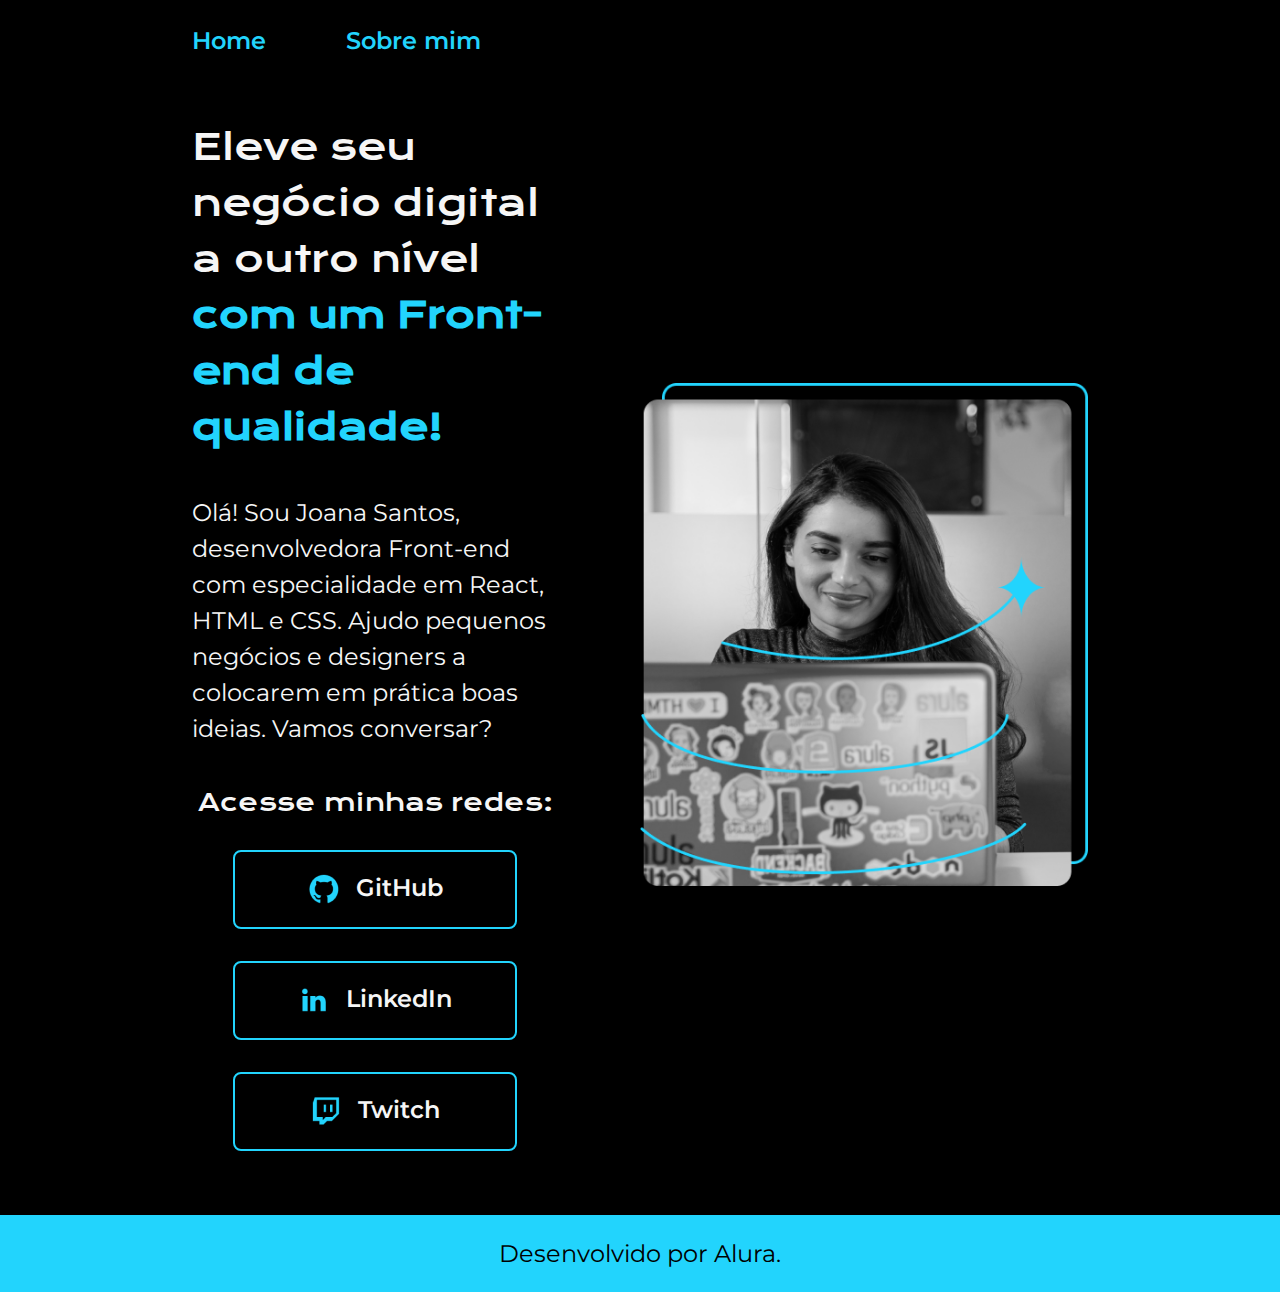
<file: index.html>
<!DOCTYPE html>

<html lang="pt-br">
  <head>
    <meta http-equiv="Content-Type" content="text/html;charset=UTF-8" />
    <meta http-equiv="X-UA-Compatible" content="IE=edge" />
    <meta name="viewport" content="width=device-width, initial-scale=1.0" />
    <link rel="stylesheet" href="styles/style.css" />
    <title>Portfolio</title>
  </head>

  <body>
    <header class="cabecalho">
      <nav class="cabecalho__menu">
        <a class="cabecalho__menu__link" href="index.html">Home</a>
        <a class="cabecalho__menu__link" href="about.html">Sobre mim</a>
      </nav>
    </header>
    <main class="apresentacao">
      <section class="apresentacao__conteudo">
        <h1 class="apresentacao__conteudo__titulo">
          Eleve seu negócio digital a outro nível
          <strong class="titulo-destaque"
            >com um Front-end de qualidade!</strong
          >
        </h1>
        <p class="apresentacao__conteudo__texto">
          Olá! Sou Joana Santos, desenvolvedora Front-end com especialidade em
          <span class="apresentacao__conteudo__tecnologias"
            >React, HTML e CSS</span
          >. Ajudo pequenos negócios e designers a colocarem em prática boas
          ideias. Vamos conversar?
        </p>
        <div class="apresentacao__links">
          <h2 class="apresentacao__links__subtitulo">Acesse minhas redes:</h2>
          <a
            class="apresentacao__links__navegacao"
            href="https://github.com/"
            target="_blank"
            rel="noopener noreferrer"
          >
            <img
              class="apresentacao__links__link__icon"
              src="assets/logo-github.png"
              alt="Logo do GitHub"
            />

            GitHub</a
          >
          <a
            class="apresentacao__links__navegacao"
            href="https://instagram.com/"
            target="_blank"
            rel="noopener noreferrer"
          >
            <img
              class="apresentacao__links__link__icon"
              src="assets/logo-linkedin.png"
              alt="Logo do LinkedIn"
            />

            LinkedIn</a
          >
          <a
            class="apresentacao__links__navegacao"
            href="https://twitch.com/"
            target="_blank"
            rel="noopener noreferrer"
          >
            <img
              class="apresentacao__links__link__icon"
              src="assets/logo-twitch.png"
              alt="Logo da Twitch"
            />
            Twitch</a
          >
        </div>
      </section>
      <img
        class="apresentacao__imagem"
        src="assets/img-profile.png"
        alt="Foto da Joana Santos programando"
      />
    </main>
    <footer class="rodape">
      <p>Desenvolvido por Alura.</p>
    </footer>
  </body>
</html>
</file>
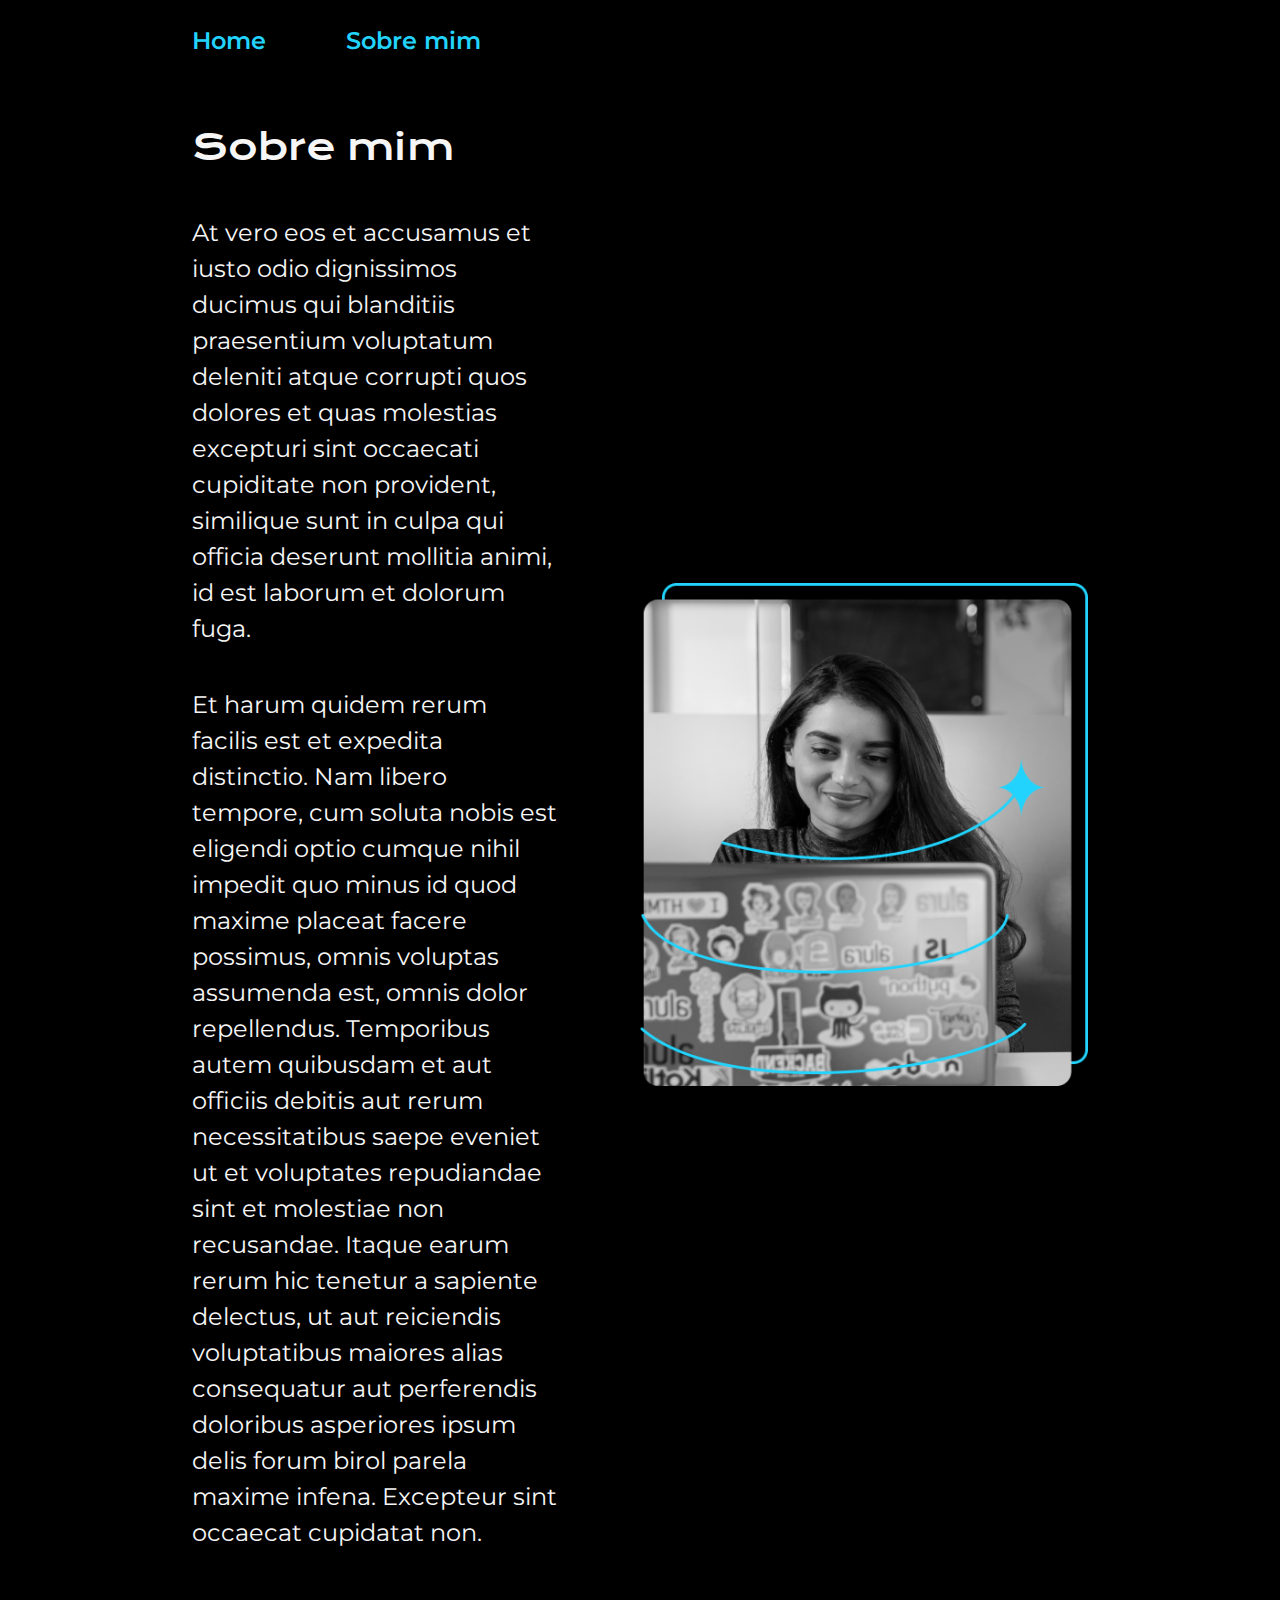
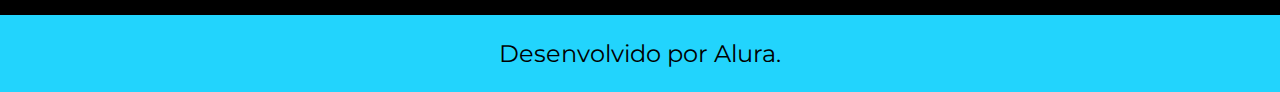
<file: about.html>
<!DOCTYPE html>
<html lang="pt-br">
<head>
    <meta charset="UTF-8">
    <meta http-equiv="X-UA-Compatible" content="ie=edge">
    <meta name="viewport" content="width=device-width, initial-scale=1.0">
    <link rel="stylesheet" href="styles/style.css" />
    <title>Sobre mim </title>
<body>
    <header class="cabecalho">
        <nav class="cabecalho__menu">
          <a class="cabecalho__menu__link" href="index.html" >Home</a>
          <a class="cabecalho__menu__link" href="about.html" >Sobre mim</a>
        </nav>
      </header>
      <main class="apresentacao">
        <section class="apresentacao__conteudo">
            <h1 class="apresentacao__conteudo__titulo">Sobre mim</h1>
            <p class="apresentacao__conteudo__texto">At vero eos et accusamus et iusto odio dignissimos ducimus qui blanditiis praesentium voluptatum deleniti atque corrupti quos dolores et quas molestias excepturi sint occaecati cupiditate non provident, similique sunt in culpa qui officia deserunt mollitia animi, id est laborum et dolorum fuga. </p>
            <p class="apresentacao__conteudo__texto"> Et harum quidem rerum facilis est et expedita distinctio. Nam libero tempore, cum soluta nobis est eligendi optio cumque nihil impedit quo minus id quod maxime placeat facere possimus, omnis voluptas assumenda est, omnis dolor repellendus. Temporibus autem quibusdam et aut officiis debitis aut rerum necessitatibus saepe eveniet ut et voluptates repudiandae sint et molestiae non recusandae. Itaque earum rerum hic tenetur a sapiente delectus, ut aut reiciendis voluptatibus maiores alias consequatur aut perferendis doloribus asperiores ipsum delis forum birol parela maxime infena. Excepteur sint occaecat cupidatat non.</p>
        </section>
        <img
        class="apresentacao__imagem"
        src="assets/img-profile.png"
        alt="Foto da Joana Santos programando"
      />
      </main>
    <footer class="rodape">
        <p>Desenvolvido por Alura.</p>
      </footer>
</body>
</html>
</file>
<file: styles/style.css>
@import url("https://fonts.googleapis.com/css2?family=Krona+One&family=Montserrat:wght@400;600&display=swap");

:root {
  --blue: #22d4fd;
  --white: #f6f6f6;
  --black: #000;
  --bright-black: #272727;

  --main-font: "Krona One", sans-serif;
  --secondary-font: "Montserrat", sans-serif;
}

* {
  margin: 0;
  padding: 0;
}

body {
  box-sizing: border-box;
  background: var(--black);
  color: var(--white);
}

.cabecalho {
  padding: 2% 0 0 15%;
}

.cabecalho__menu {
  display: flex;
  gap: 80px;
}
.cabecalho__menu__link {
  font-family: var(--secondary-font);
  font-size: 1.5rem;
  font-weight: 600;
  color: var(--blue);
  text-decoration: none;
}

.apresentacao {
  padding: 5% 15%;
  display: flex;
  align-items: center;
  justify-content: space-between;
  gap: 82px;
}

.apresentacao__conteudo {
  width: 50%;
  display: flex;
  flex-direction: column;
  gap: 40px;
}

.apresentacao__conteudo__titulo {
  font-family: var(--main-font);
  font-size: 2.25rem;
  font-weight: 400;
  line-height: 56px;
}

.titulo-destaque {
  color: var(--blue);
}

.apresentacao__conteudo__texto {
  font-family: var(--secondary-font);
  font-size: 1.5rem;
  font-weight: 400;
  line-height: 2.25rem;
}

.apresentacao__conteudo__tecnologias:hover {
  background-color: var(--blue);
  transition: 1.5s;
  font-size: 110%;
  font-weight: 800;
}

.apresentacao__links {
  display: flex;
  flex-direction: column;
  justify-content: space-between;
  align-items: center;
  gap: 32px;
}

.apresentacao__links__subtitulo {
  font-family: var(--main-font);
  font-weight: 400;
  font-size: 1.5rem;
}

.apresentacao__links__navegacao {
  display: flex;
  justify-content: center;
  gap: 16px;
  text-decoration: none;
  color: var(--white);
  border: 2px solid var(--blue);
  width: 280px;
  text-align: center;
  border-radius: 8px;
  font-size: 1.5rem;
  font-weight: 600;
  padding: 21.5px 0;
  text-decoration: none;
  font-family: var(--secondary-font);
}

.apresentacao__links__navegacao:hover {
  background-color: var(--bright-black);
}

.apresentacao__imagem {
  width: 50%;
}

.rodape {
  background-color: var(--blue);
  color: var(--black);
  padding: 1.5rem;
  text-align: center;
  font-family: var(--secondary-font);
  font-size: 1.5rem;
  font-weight: 400;
}


@media (max-width: 1200px) {
  .cabecalho{
    padding: 10%;
  }

  .cabecalho__menu{
    justify-content: center;
  }

  .apresentacao {
    flex-direction: column-reverse;
    padding: 5%;
  }

  .apresentacao__conteudo {
    width: auto;
  }

}
</file>
